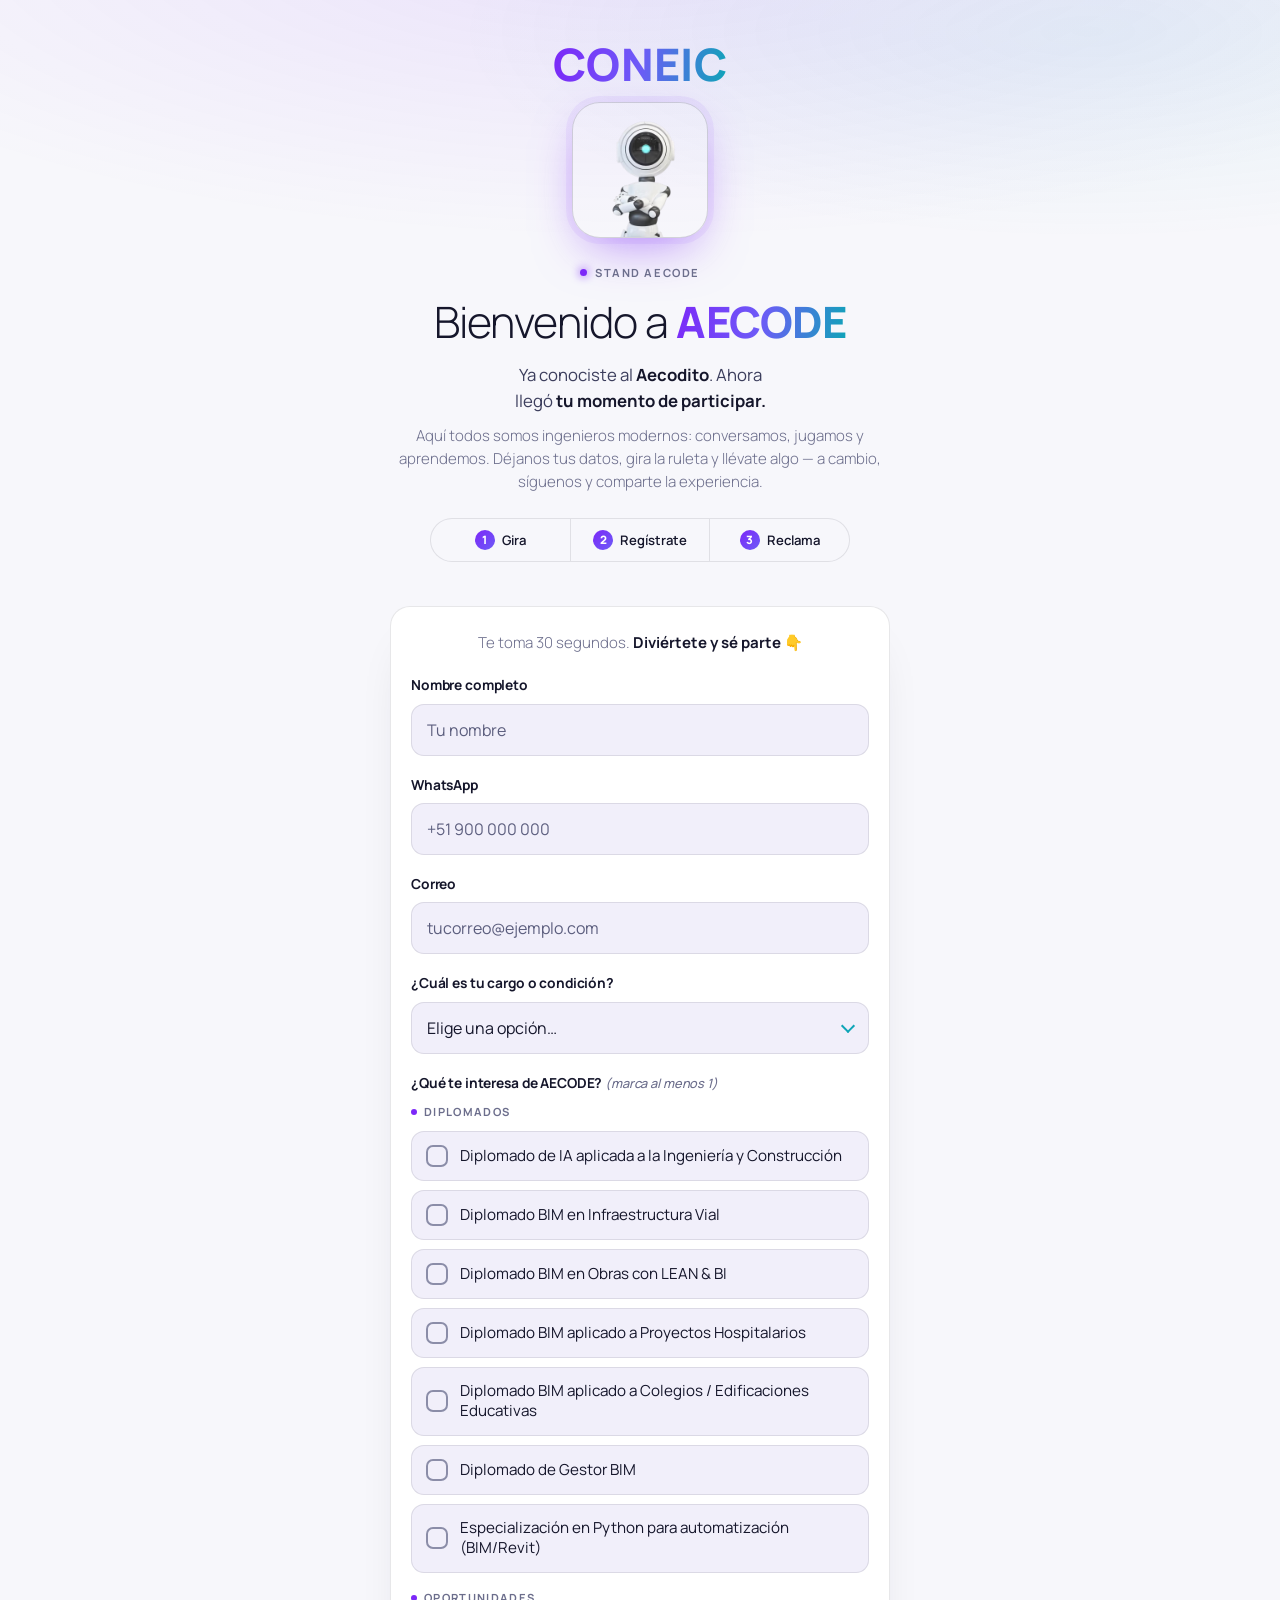
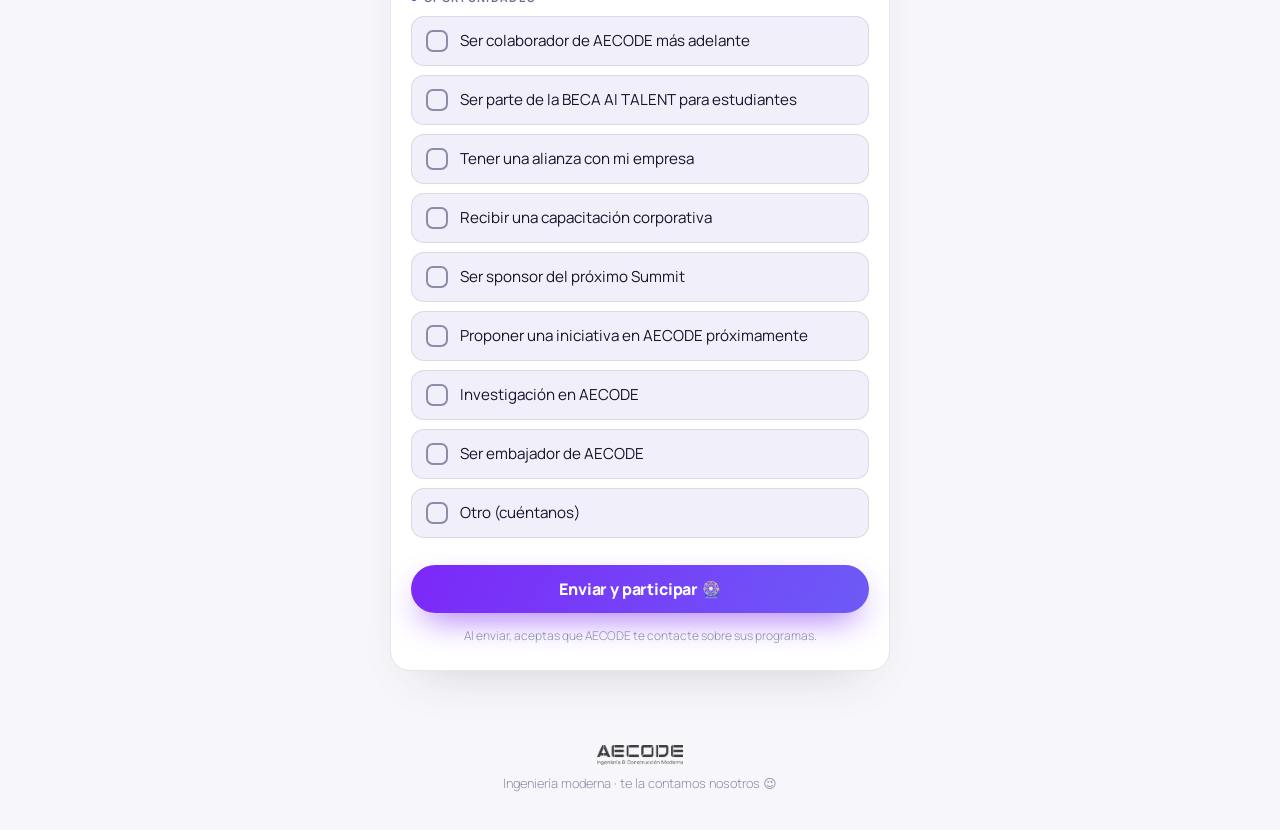
<file: index.html>
<!doctype html>
<html lang="es">
<head>
  <meta charset="utf-8" />
  <meta name="viewport" content="width=device-width, initial-scale=1, viewport-fit=cover" />
  <title>AECODE · CONEIC</title>
  <meta name="description" content="Participa en el stand de AECODE en el CONEIC — gira la ruleta, gana premios y sé parte de la ingeniería moderna." />
  <meta name="theme-color" content="#F7F7FB" />
  <link rel="icon" href="data:image/svg+xml,%3Csvg xmlns='http://www.w3.org/2000/svg' viewBox='0 0 32 32'%3E%3Cdefs%3E%3ClinearGradient id='g' x1='0' y1='0' x2='1' y2='1'%3E%3Cstop offset='0' stop-color='%237C28F8'/%3E%3Cstop offset='0.55' stop-color='%23236BF9'/%3E%3Cstop offset='1' stop-color='%236DEFFD'/%3E%3C/linearGradient%3E%3C/defs%3E%3Crect width='32' height='32' rx='8' fill='%23FFFFFF'/%3E%3Ccircle cx='16' cy='16' r='8' fill='url(%23g)'/%3E%3C/svg%3E" />

  <!-- Tipografía real de la marca: Manrope + Plus Jakarta Sans -->
  <link rel="preconnect" href="https://fonts.googleapis.com" />
  <link rel="preconnect" href="https://fonts.gstatic.com" crossorigin />
  <link href="https://fonts.googleapis.com/css2?family=Manrope:wght@200;300;400;500;600;700;800&family=Plus+Jakarta+Sans:wght@400;600;700;800&display=swap" rel="stylesheet" />

  <link rel="stylesheet" href="styles.css" />
</head>
<body>
  <!-- Luces de fondo (glow morado-cyan) -->
  <div class="bg-glow" aria-hidden="true">
    <span class="glow glow--purple"></span>
    <span class="glow glow--cyan"></span>
  </div>

  <main class="wrap">

    <!-- ================= VISTA 1 · REGISTRO ================= -->
    <section id="view-form" class="view">

      <header class="hero">
        <div class="hero__event">
          <span class="event-badge">CONEIC</span>
        </div>

        <div class="hero__aecodito">
          <img src="assets/aecodito_home.png" alt="Aecodito, la mascota de AECODE"
               onerror="this.style.display='none'" />
        </div>

        <span class="eyebrow">Stand AECODE</span>
        <h1 class="hero__title">Bienvenido a <span class="grad">AECODE</span></h1>
        <p class="hero__lead">
          Ya conociste al <b>Aecodito</b>. Ahora llegó <b>tu momento de participar.</b>
        </p>
        <p class="hero__sub">
          Aquí todos somos ingenieros modernos: conversamos, jugamos y aprendemos.
          Déjanos tus datos, gira la ruleta y llévate algo — a cambio, síguenos y comparte la experiencia.
        </p>

        <ol class="steps" aria-label="Cómo participar">
          <li><span class="steps__n">1</span> Gira</li>
          <li><span class="steps__n">2</span> Regístrate</li>
          <li><span class="steps__n">3</span> Reclama</li>
        </ol>
      </header>

      <form id="lead-form" class="card form" novalidate>
        <p class="form__hint">Te toma 30 segundos. <b>Diviértete y sé parte 👇</b></p>

        <label class="field">
          <span class="field__label">Nombre completo</span>
          <input type="text" name="nombre" autocomplete="name" required placeholder="Tu nombre" />
        </label>

        <label class="field">
          <span class="field__label">WhatsApp</span>
          <input type="tel" name="whatsapp" inputmode="tel" autocomplete="tel"
                 required placeholder="+51 900 000 000" />
        </label>

        <label class="field">
          <span class="field__label">Correo</span>
          <input type="email" name="correo" inputmode="email" autocomplete="email"
                 required placeholder="tucorreo@ejemplo.com" />
        </label>

        <label class="field">
          <span class="field__label">¿Cuál es tu cargo o condición?</span>
          <div class="select-wrap">
            <select name="cargo" required id="sel-cargo">
              <option value="" disabled selected>Elige una opción…</option>
            </select>
          </div>
        </label>

        <fieldset class="field field--group">
          <legend class="field__label">¿Qué te interesa de AECODE? <em class="opt-tag">(marca al menos 1)</em></legend>
          <div id="intereses"></div>
        </fieldset>

        <p id="form-error" class="form__error" role="alert" hidden></p>

        <button type="submit" class="btn btn--primary btn--block" id="btn-submit">
          <span class="btn__label">Enviar y participar 🎡</span>
        </button>

        <p class="form__legal">Al enviar, aceptas que AECODE te contacte sobre sus programas.</p>
      </form>
    </section>

    <!-- ================= VISTA 2 · ¡LISTO! ================= -->
    <section id="view-done" class="view" hidden>
      <div class="card done">
        <div class="done__check">✓</div>
        <h2 class="done__title">¡Listo, <span id="done-name">crack</span>! 🎉</h2>
        <p class="done__lead">Ya quedaste registrado. Ahora un paso más:</p>

        <div class="claim" id="claim-box">
          <span class="claim__label">Muéstrale esta pantalla a un asesor</span>
          <span class="claim__code" id="claim-code">AEC-0000</span>
          <span class="claim__note">Él registra el premio que ganaste en la ruleta. En breve te llega <b>todo a tu correo</b> 📩</span>
        </div>

        <p class="done__cta-title">Mientras tanto, completa tu participación 👇</p>
        <div class="cta-stack">
          <a id="cta-ig" class="btn btn--ig btn--block" href="#" target="_blank" rel="noopener">
            📸 Síguenos en Instagram <em>(obligatorio)</em>
          </a>
          <a id="cta-wa" class="btn btn--wa btn--block" href="#" target="_blank" rel="noopener">
            💬 Únete a nuestro canal de WhatsApp
          </a>
          <a id="cta-beacons" class="btn btn--ghost btn--block" href="#" target="_blank" rel="noopener">
            🔗 Mira todo lo de AECODE
          </a>
        </div>

        <p class="done__redirect" id="redirect-note" hidden>
          Te llevamos a nuestro grupo de WhatsApp en <b><span id="redirect-count">1</span></b>…
        </p>
      </div>
    </section>

  </main>

  <footer class="foot">
    <img class="foot__logo" src="assets/aecode-logo-blanco.png" alt="AECODE" />
    <span>Ingeniería moderna · te la contamos nosotros 😉</span>
  </footer>

  <script src="config.js"></script>
  <script src="app.js"></script>
</body>
</html>
</file>
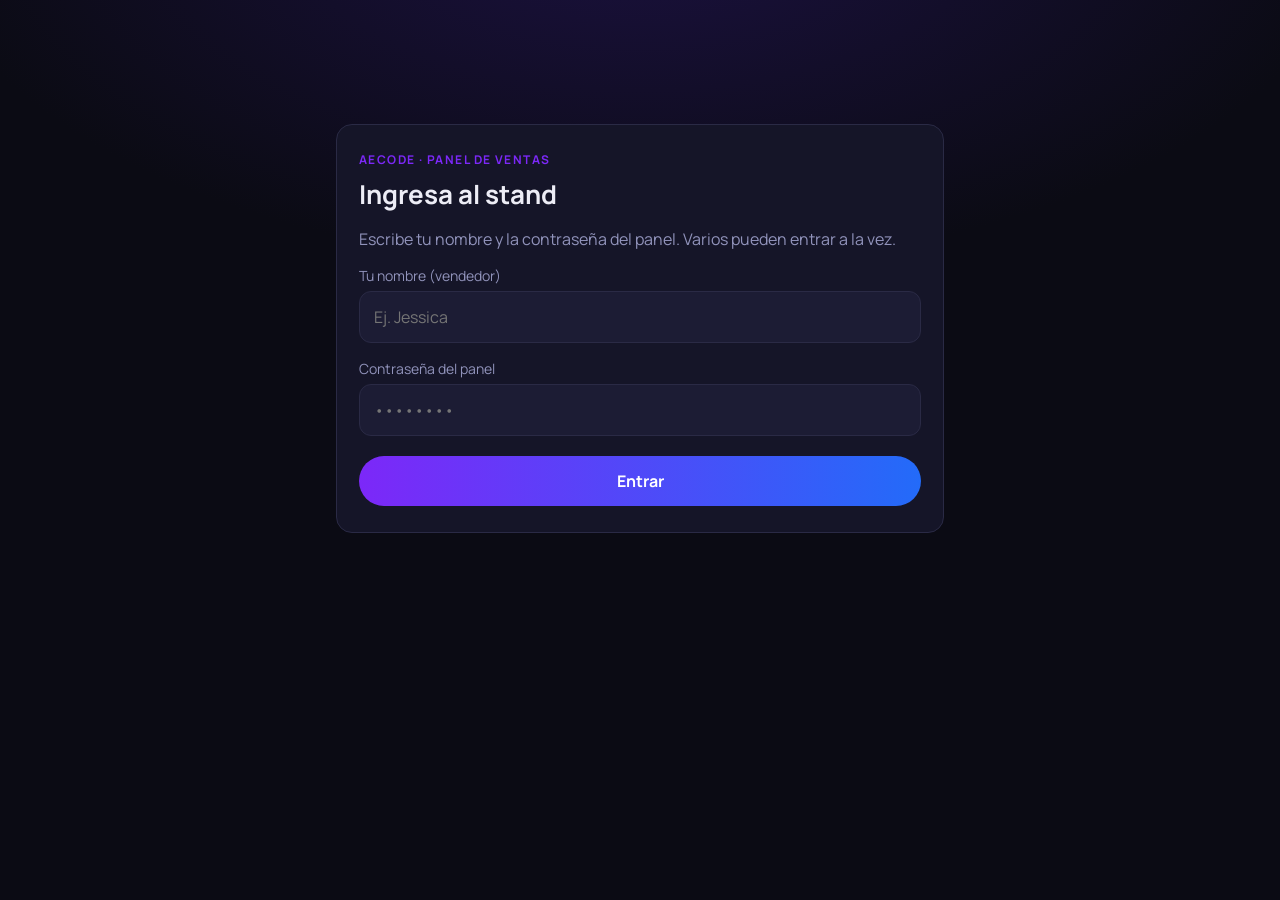
<file: panel/index.html>
<!doctype html>
<html lang="es">
<head>
  <meta charset="utf-8" />
  <meta name="viewport" content="width=device-width, initial-scale=1, viewport-fit=cover" />
  <title>Panel de ventas · AECODE Stand</title>
  <meta name="robots" content="noindex,nofollow" />
  <meta name="theme-color" content="#0B0B14" />
  <link rel="icon" href="data:image/svg+xml,%3Csvg xmlns='http://www.w3.org/2000/svg' viewBox='0 0 32 32'%3E%3Crect width='32' height='32' rx='8' fill='%23191C32'/%3E%3Ccircle cx='16' cy='16' r='8' fill='%237C28F8'/%3E%3C/svg%3E" />
  <link rel="preconnect" href="https://fonts.googleapis.com" />
  <link rel="preconnect" href="https://fonts.gstatic.com" crossorigin />
  <link href="https://fonts.googleapis.com/css2?family=Manrope:wght@300;400;500;600;700;800&display=swap" rel="stylesheet" />
  <link rel="stylesheet" href="panel.css" />
</head>
<body>

  <!-- ============ LOGIN ============ -->
  <section id="view-login" class="screen">
    <div class="login card">
      <div class="brand">AECODE · Panel de ventas</div>
      <h1>Ingresa al stand</h1>
      <p class="muted">Escribe tu nombre y la contraseña del panel. Varios pueden entrar a la vez.</p>

      <label class="field">
        <span>Tu nombre (vendedor)</span>
        <input id="in-vendedor" type="text" autocomplete="name" placeholder="Ej. Jessica" />
      </label>
      <label class="field">
        <span>Contraseña del panel</span>
        <input id="in-key" type="password" autocomplete="current-password" placeholder="••••••••" />
      </label>

      <p id="login-error" class="error" hidden></p>
      <button id="btn-login" class="btn btn--primary">Entrar</button>
    </div>
  </section>

  <!-- ============ PANEL ============ -->
  <section id="view-panel" class="screen" hidden>
    <header class="topbar">
      <div class="topbar__left">
        <span class="topbar__title">Cola de premios</span>
        <span id="conn" class="dot" title="Conexión">•</span>
      </div>
      <div class="topbar__right">
        <span id="me" class="chip"></span>
        <button id="btn-logout" class="linkbtn">Salir</button>
      </div>
    </header>

    <div class="statusbar">
      <span id="pend-count" class="badge badge--live">0 en espera</span>
      <span id="last-upd" class="muted small">actualizando…</span>
    </div>

    <main class="feed">
      <div id="pendientes"></div>

      <details id="recientes-wrap" class="recientes">
        <summary>Últimos premiados</summary>
        <div id="recientes"></div>
      </details>
    </main>
  </section>

  <!-- ============ MODAL: asignar premio ============ -->
  <div id="modal" class="modal" hidden>
    <div class="modal__box card">
      <button id="modal-close" class="modal__x" aria-label="Cerrar">✕</button>
      <div class="modal__person">
        <h2 id="m-nombre">Nombre</h2>
        <div id="m-meta" class="muted small"></div>
        <div id="m-interes" class="interes-list"></div>
      </div>

      <div class="modal__label">¿Qué premio ganó en la ruleta?</div>
      <div id="premios" class="premios"></div>

      <p id="modal-error" class="error" hidden></p>
      <div class="modal__actions">
        <button id="btn-confirm" class="btn btn--primary" disabled>Confirmar y enviar correo</button>
      </div>
      <p class="muted small center">Al confirmar, recién le llega el correo a la persona.</p>
    </div>
  </div>

  <div id="toast" class="toast" hidden></div>

  <script src="panel.js"></script>
</body>
</html>
</file>
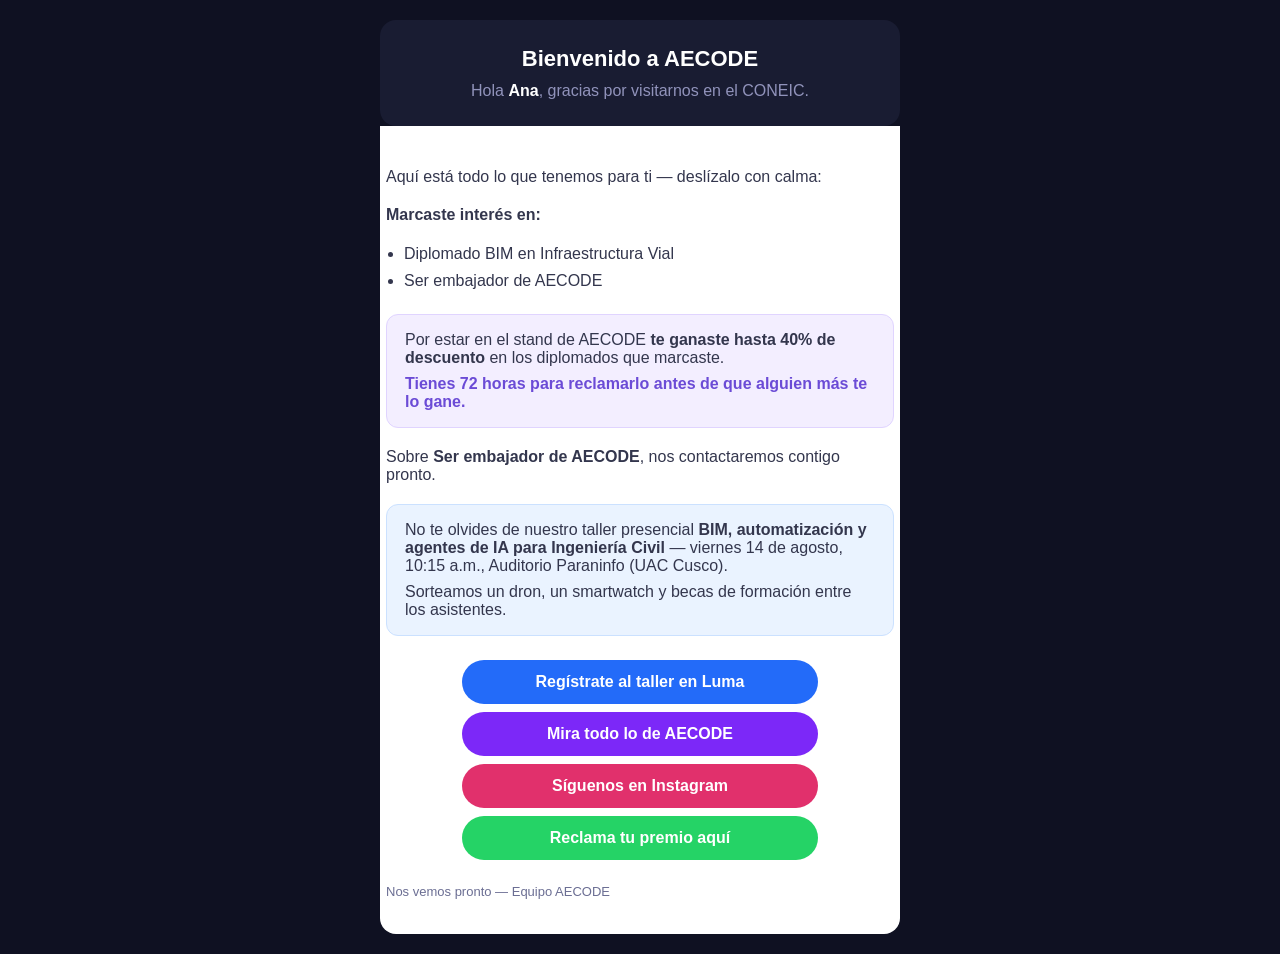
<file: emails/correo-bienvenida.PREVIEW.html>
<!doctype html>
<!--
  VISTA PREVIA del correo de bienvenida — AECODE Stand (v2, sin emojis).
  Ábrelo con doble clic para ver cómo le llega al lead.
  Ejemplo: Ana marcó 1 diplomado (→ descuento + 72h) y 1 oportunidad (→ "nos contactaremos").
  El correo real lo genera apps-script/Codigo.gs (sendLeadEmail_).
  Textos editables en la pestaña "Config_Correo" del Sheet (incluye el % de descuento).
-->
<html lang="es">
<head>
  <meta charset="utf-8" />
  <meta name="viewport" content="width=device-width, initial-scale=1" />
  <title>Correo de bienvenida · AECODE (vista previa)</title>
  <style> body{margin:0;background:#0f1122;padding:20px} </style>
</head>
<body>

<div style="font-family:Manrope,Arial,sans-serif;max-width:520px;margin:auto;color:#1a1a2e">

  <div style="background:#191C32;border-radius:16px;padding:26px;text-align:center">
    <h1 style="color:#fff;font-size:22px;margin:0">Bienvenido a AECODE</h1>
    <p style="color:#9193BB;margin:10px 0 0">
      Hola <b style="color:#fff">Ana</b>, gracias por visitarnos en el CONEIC.
    </p>
  </div>

  <div style="padding:22px 6px;background:#ffffff;border-radius:0 0 16px 16px">
    <p style="line-height:1.6;color:#33364d">Aquí está todo lo que tenemos para ti — deslízalo con calma:</p>

    <p style="margin-top:14px;color:#33364d"><b>Marcaste interés en:</b></p>
    <ul style="margin:8px 0 0;padding-left:18px;color:#33364d;line-height:1.7">
      <li>Diplomado BIM en Infraestructura Vial</li>
      <li>Ser embajador de AECODE</li>
    </ul>

    <!-- Bloque de descuento (si marcó diplomado) -->
    <div style="margin:20px 0;padding:16px 18px;border-radius:12px;background:#F3EEFF;border:1px solid #E0D4FF">
      <p style="margin:0;color:#33364d">Por estar en el stand de AECODE <b>te ganaste hasta 40% de descuento</b> en los diplomados que marcaste.</p>
      <p style="margin:8px 0 0;color:#6b4bd6;font-weight:700">Tienes 72 horas para reclamarlo antes de que alguien más te lo gane.</p>
    </div>

    <!-- Bloque de otras iniciativas -->
    <p style="margin:16px 0 0;color:#33364d">Sobre <b>Ser embajador de AECODE</b>, nos contactaremos contigo pronto.</p>

    <!-- Bloque del taller CONEIC (fijo en código: fecha/lugar/sorteo) -->
    <div style="margin:20px 0;padding:16px 18px;border-radius:12px;background:#EAF3FF;border:1px solid #CBE1FF">
      <p style="margin:0;color:#33364d">No te olvides de nuestro taller presencial <b>BIM, automatización y agentes de IA para Ingeniería Civil</b> — viernes 14 de agosto, 10:15 a.m., Auditorio Paraninfo (UAC Cusco).</p>
      <p style="margin:8px 0 0;color:#33364d">Sorteamos un dron, un smartwatch y becas de formación entre los asistentes.</p>
    </div>

    <div style="margin:24px 0;text-align:center">
      <a href="https://luma.com/e2trbkxq" style="display:block;margin:8px auto;max-width:320px;background:#236BF9;color:#fff;text-decoration:none;font-weight:700;padding:13px 18px;border-radius:100px">Regístrate al taller en Luma</a>
      <a href="https://beacons.ai/aecode.ai" style="display:block;margin:8px auto;max-width:320px;background:#7C28F8;color:#fff;text-decoration:none;font-weight:700;padding:13px 18px;border-radius:100px">Mira todo lo de AECODE</a>
      <a href="https://www.instagram.com/aecode.ai/" style="display:block;margin:8px auto;max-width:320px;background:#E1306C;color:#fff;text-decoration:none;font-weight:700;padding:13px 18px;border-radius:100px">Síguenos en Instagram</a>
      <a href="https://aecode-wsp-main.vercel.app/becatalent" style="display:block;margin:8px auto;max-width:320px;background:#25D366;color:#fff;text-decoration:none;font-weight:700;padding:13px 18px;border-radius:100px">Reclama tu premio aquí</a>
    </div>

    <p style="color:#6b6e93;font-size:13px">Nos vemos pronto — Equipo AECODE</p>
  </div>
</div>

</body>
</html>
</file>
<file: styles.css>
/* =========================================================================
   AECODE Stand · CONEIC  —  v3 (editorial / premium, modo claro)
   Fondo claro, wash morado muy sutil, tipografía ligera con acentos en
   negrita, eyebrows, checks morados.
   Paleta: morado #7C28F8 · violeta #6D5BF7 · cyan/teal #0EA5B7 · verde WA #25D366
   ========================================================================= */

:root{
  --purple:#7C28F8;
  --violet:#6D5BF7;
  --cyan:#0EA5B7;
  --ink:#F7F7FB;          /* fondo claro */
  --ink-2:#F1EFFA;        /* superficies (inputs) */
  --card:#FFFFFF;         /* tarjetas */
  --line:rgba(20,22,45,.10);
  --line-2:rgba(20,22,45,.16);
  --white:#15162B;        /* texto principal (oscuro sobre fondo claro) */
  --muted:#6C6E8C;
  --muted-2:#8B8DA8;
  --wa:#25D366;

  --radius:20px;
  --radius-sm:13px;
  --maxw:540px;
  --font:"Manrope",system-ui,sans-serif;
}

*{box-sizing:border-box;margin:0;padding:0}
html{-webkit-text-size-adjust:100%}
body{
  font-family:var(--font);font-weight:300;color:var(--white);
  background:var(--ink);line-height:1.55;min-height:100dvh;overflow-x:hidden;
  -webkit-font-smoothing:antialiased;
  padding-bottom:env(safe-area-inset-bottom);
}
img{max-width:100%;display:block}
a{color:inherit;text-decoration:none}

/* ---------- Wash morado superior (muy sutil sobre fondo claro) ---------- */
body::before{
  content:"";position:fixed;inset:0 0 auto 0;height:70vh;z-index:-1;pointer-events:none;
  background:
    radial-gradient(120% 80% at 50% -10%, rgba(124,40,248,.10), transparent 60%),
    radial-gradient(90% 60% at 85% 5%, rgba(14,165,183,.08), transparent 55%);
}

/* ---------- Layout ---------- */
.wrap{max-width:var(--maxw);margin:0 auto;padding:26px 20px 40px}
.view{animation:fade .45s ease both}
@keyframes fade{from{opacity:0;transform:translateY(10px)}to{opacity:1;transform:none}}

/* ---------- Eyebrow ---------- */
.eyebrow{
  display:inline-flex;align-items:center;gap:8px;
  font-size:.7rem;font-weight:700;letter-spacing:.14em;text-transform:uppercase;
  color:var(--muted);margin-bottom:18px
}
.eyebrow::before{content:"";width:7px;height:7px;border-radius:50%;
  background:var(--purple);box-shadow:0 0 10px var(--purple)}

/* ---------- Hero ---------- */
.hero{text-align:center;padding:2px 4px 20px}
.hero__event{margin:0 0 14px}
.event-badge{
  display:inline-block;font-weight:800;letter-spacing:.01em;
  font-size:clamp(2rem,9vw,2.8rem);line-height:1;
  background:linear-gradient(100deg,var(--purple),var(--violet) 50%,var(--cyan));
  -webkit-background-clip:text;background-clip:text;color:transparent
}
.hero__aecodito img{
  width:120px;height:120px;margin:0 auto 20px;border-radius:28px;object-fit:cover;
  border:1px solid var(--line-2);
  box-shadow:0 18px 50px -14px rgba(124,40,248,.55), 0 0 0 6px rgba(124,40,248,.06);
}
.hero__title{
  font-weight:300;font-size:clamp(2rem,8.5vw,2.7rem);line-height:1.08;
  letter-spacing:-.02em;text-wrap:balance
}
.hero__title b{font-weight:800}
.hero__title .grad{
  font-weight:800;
  background:linear-gradient(100deg,var(--purple),var(--violet) 50%,var(--cyan));
  -webkit-background-clip:text;background-clip:text;color:transparent
}
.hero__lead{margin-top:16px;font-size:1.05rem;font-weight:400;color:#3B3D5C;text-wrap:balance}
.hero__lead b{font-weight:700;color:var(--white)}
.hero__sub{margin-top:10px;font-size:.94rem;color:var(--muted);text-wrap:pretty}

/* ---------- Pasos (fila con números) ---------- */
.steps{
  list-style:none;display:flex;align-items:stretch;justify-content:center;gap:0;
  margin:24px auto 0;max-width:420px;
  border:1px solid var(--line);border-radius:100px;overflow:hidden;
  background:rgba(255,255,255,.03)
}
.steps li{
  flex:1;display:flex;align-items:center;justify-content:center;gap:7px;
  padding:11px 6px;font-size:.82rem;font-weight:600;color:var(--white);
  border-right:1px solid var(--line)
}
.steps li:last-child{border-right:0}
.steps__n{
  display:grid;place-items:center;width:20px;height:20px;border-radius:50%;
  background:linear-gradient(135deg,var(--purple),var(--violet));
  color:#fff;font-weight:800;font-size:.72rem
}

/* ---------- Card ---------- */
.card{
  background:var(--card);border:1px solid var(--line);border-radius:var(--radius);
  padding:24px 20px;margin-top:24px;
  box-shadow:0 24px 50px -28px rgba(20,22,45,.20);
}

/* ---------- Form ---------- */
.form__hint{text-align:center;color:var(--muted);font-size:.94rem;margin-bottom:20px}
.form__hint b{color:var(--white);font-weight:700}
.field{display:block;margin-bottom:18px}
.field--group{border:0}
.field__label{
  display:block;font-weight:700;font-size:.86rem;margin-bottom:8px;color:var(--white);
  letter-spacing:-.01em
}
.field__label .opt-tag{font-weight:500;color:var(--muted);font-size:.8rem}
.field__help{display:block;margin-top:6px;font-size:.78rem;color:var(--muted-2)}

input[type=text],input[type=tel],input[type=email],select{
  width:100%;font-family:var(--font);font-size:1rem;font-weight:400;color:var(--white);
  background:var(--ink-2);border:1.5px solid var(--line);border-radius:var(--radius-sm);
  padding:14px 15px;transition:border-color .15s,box-shadow .15s;
  -webkit-appearance:none;appearance:none
}
input::placeholder{color:#5c5e7e}
input:focus,select:focus{
  outline:none;border-color:var(--violet);box-shadow:0 0 0 3px rgba(109,91,247,.25)
}
.select-wrap{position:relative}
.select-wrap::after{content:"";position:absolute;right:16px;top:50%;
  width:8px;height:8px;border-right:2px solid var(--cyan);border-bottom:2px solid var(--cyan);
  transform:translateY(-70%) rotate(45deg);pointer-events:none}
select option{color:#111;background:#fff}

/* ---------- Grupos de intereses ---------- */
.int-group__title{
  font-size:.7rem;letter-spacing:.12em;text-transform:uppercase;font-weight:700;
  color:var(--muted);margin:16px 0 10px;display:flex;align-items:center;gap:7px
}
.int-group__title::before{content:"";width:6px;height:6px;border-radius:50%;background:var(--purple)}
.int-group:first-child .int-group__title{margin-top:2px}

/* ---------- Checkbox custom (¡el fix del check!) ---------- */
.opt{
  display:flex;align-items:center;gap:12px;position:relative;
  background:var(--ink-2);border:1.5px solid var(--line);border-radius:var(--radius-sm);
  padding:13px 14px;margin-bottom:9px;cursor:pointer;
  transition:border-color .15s,background .15s;font-size:.95rem;font-weight:400;line-height:1.35
}
.opt:hover{border-color:var(--line-2)}
.opt input{position:absolute;opacity:0;width:0;height:0}
.opt__box{
  flex:0 0 auto;width:22px;height:22px;border-radius:7px;
  border:2px solid var(--muted-2);background:transparent;position:relative;
  transition:background .15s,border-color .15s
}
.opt__box::after{
  content:"";position:absolute;left:6px;top:2px;width:6px;height:11px;
  border:solid #fff;border-width:0 2.5px 2.5px 0;transform:rotate(45deg) scale(0);
  transition:transform .15s ease
}
.opt input:checked ~ .opt__box{background:linear-gradient(135deg,var(--purple),var(--violet));border-color:transparent}
.opt input:checked ~ .opt__box::after{transform:rotate(45deg) scale(1)}
.opt:has(input:checked){
  border-color:var(--violet);
  background:linear-gradient(90deg,rgba(124,40,248,.16),rgba(109,91,247,.05))
}
.opt input:focus-visible ~ .opt__box{box-shadow:0 0 0 3px rgba(109,91,247,.35)}
.opt__label{flex:1}
.otro-text{margin-top:9px}

/* ---------- Botones ---------- */
.btn{
  display:inline-flex;align-items:center;justify-content:center;gap:8px;
  font-family:var(--font);font-weight:800;font-size:1rem;line-height:1;
  padding:16px 22px;border:0;border-radius:100px;cursor:pointer;
  transition:transform .12s,box-shadow .2s,filter .2s;text-align:center;letter-spacing:-.01em
}
.btn em{font-style:normal;font-weight:600;opacity:.82;font-size:.84em}
.btn--block{display:flex;width:100%}
.btn--primary{
  color:#fff;background:linear-gradient(120deg,var(--purple),var(--violet));
  box-shadow:0 14px 34px -12px rgba(124,40,248,.85)
}
.btn--primary:hover{filter:brightness(1.07)}
.btn--primary:active{transform:scale(.985)}
.btn--ig{color:#fff;background:linear-gradient(120deg,#833AB4,#E1306C 55%,#F77737)}
.btn--wa{background:var(--wa);color:#08351d}
.btn--ghost{background:transparent;border:1.5px solid var(--line-2);color:var(--white)}
.btn:disabled{opacity:.6;cursor:not-allowed}
.btn--loading .btn__label{opacity:.5}

.form__error{
  color:#B0264B;background:rgba(225,48,108,.09);border:1px solid rgba(225,48,108,.35);
  border-radius:var(--radius-sm);padding:11px 14px;font-size:.9rem;margin-bottom:14px;font-weight:500
}
.form__legal{margin-top:14px;text-align:center;font-size:.75rem;color:var(--muted-2)}

/* ---------- Vista ¡Listo! ---------- */
.done{text-align:center}
.done__check{
  width:66px;height:66px;margin:2px auto 16px;border-radius:50%;display:grid;place-items:center;
  font-size:2rem;color:#fff;background:linear-gradient(135deg,var(--purple),var(--violet));
  box-shadow:0 0 0 8px rgba(124,40,248,.12),0 16px 40px -12px rgba(124,40,248,.8);
  animation:pop .5s cubic-bezier(.2,1.4,.4,1) both
}
@keyframes pop{from{transform:scale(0)}to{transform:scale(1)}}
.done__title{font-weight:800;font-size:1.65rem;letter-spacing:-.02em}
.done__lead{color:var(--muted);margin-top:6px}
.claim{
  margin:20px 0;padding:18px;border-radius:var(--radius-sm);
  background:var(--ink-2);border:1px dashed rgba(109,239,253,.45);
  display:flex;flex-direction:column;gap:5px
}
.claim__label{font-size:.7rem;letter-spacing:.12em;text-transform:uppercase;color:var(--cyan);font-weight:700}
.claim__code{font-weight:800;font-size:2rem;letter-spacing:.06em;
  background:linear-gradient(100deg,var(--purple),var(--cyan));
  -webkit-background-clip:text;background-clip:text;color:transparent}
.claim__note{font-size:.78rem;color:var(--muted)}
.done__cta-title{font-weight:700;margin:8px 0 14px}
.cta-stack{display:flex;flex-direction:column;gap:11px}
.done__redirect{margin-top:18px;font-size:.85rem;color:var(--muted)}

/* ---------- Footer ---------- */
.foot{max-width:var(--maxw);margin:12px auto 0;padding:22px 20px 36px;
  display:flex;flex-direction:column;align-items:center;gap:9px;text-align:center;
  color:var(--muted-2);font-size:.8rem}
.foot__logo{height:20px;width:auto;opacity:.75;filter:invert(1)}

@media (min-width:560px){
  .wrap{padding-top:40px}
  .hero__aecodito img{width:136px;height:136px}
}
@media (prefers-reduced-motion:reduce){*{animation:none!important;transition:none!important}}
</file>
<file: panel/panel.css>
/* =========================================================================
   Panel de ventas · AECODE Stand — mobile-first, mismo estilo de la marca
   ========================================================================= */
:root{
  --bg:#0B0B14; --card:#151528; --card2:#1c1c34; --line:#2a2a45;
  --txt:#EDEDF6; --muted:#9193BB; --purple:#7C28F8; --blue:#236BF9;
  --cyan:#6DEFFD; --green:#25D366; --amber:#FFB020; --red:#FF5470;
  --radius:16px;
}
*{box-sizing:border-box}
html,body{margin:0}
body{
  font-family:Manrope,system-ui,Arial,sans-serif;
  background:radial-gradient(1200px 600px at 50% -10%, #1b1140 0%, var(--bg) 60%);
  color:var(--txt); min-height:100vh; -webkit-font-smoothing:antialiased;
}
.muted{color:var(--muted)}
.small{font-size:13px}
.center{text-align:center}
.error{color:var(--red); font-size:14px; margin:8px 0 0}
.card{background:var(--card); border:1px solid var(--line); border-radius:var(--radius)}

/* ---------- Botones ---------- */
.btn{
  border:0; border-radius:100px; font-family:inherit; font-weight:700;
  font-size:16px; padding:14px 18px; cursor:pointer; width:100%;
}
.btn--primary{background:linear-gradient(90deg,var(--purple),var(--blue)); color:#fff}
.btn--primary:disabled{opacity:.45; cursor:not-allowed}
.btn--primary:not(:disabled):active{transform:translateY(1px)}
.linkbtn{background:none;border:0;color:var(--muted);font:inherit;cursor:pointer;font-size:14px}
.linkbtn:hover{color:var(--txt)}

/* ---------- Screens ---------- */
.screen{max-width:640px;margin:0 auto;padding:16px}

/* ---------- Login ---------- */
.login{padding:26px 22px;margin-top:12vh}
.login .brand{font-size:12px;letter-spacing:.12em;text-transform:uppercase;color:var(--purple);font-weight:700}
.login h1{margin:8px 0 4px;font-size:26px}
.field{display:block;margin:16px 0 0}
.field>span{display:block;font-size:14px;color:var(--muted);margin-bottom:6px}
.field input{
  width:100%;padding:14px 14px;border-radius:12px;border:1px solid var(--line);
  background:var(--card2);color:var(--txt);font:inherit;font-size:16px;
}
.field input:focus{outline:2px solid var(--purple);outline-offset:1px;border-color:transparent}
#btn-login{margin-top:20px}

/* ---------- Topbar ---------- */
.topbar{
  position:sticky;top:0;z-index:5;display:flex;justify-content:space-between;align-items:center;
  padding:12px 4px;background:rgba(11,11,20,.85);backdrop-filter:blur(8px);
  border-bottom:1px solid var(--line);margin:-16px -16px 0;padding-left:16px;padding-right:16px;
}
.topbar__title{font-weight:800;font-size:18px}
.topbar__left{display:flex;align-items:center;gap:8px}
.topbar__right{display:flex;align-items:center;gap:12px}
.chip{background:var(--card2);border:1px solid var(--line);border-radius:100px;padding:5px 12px;font-size:13px;font-weight:600}
.dot{font-size:22px;line-height:0;color:var(--muted)}
.dot.ok{color:var(--green)}
.dot.bad{color:var(--red)}

.statusbar{display:flex;align-items:center;justify-content:space-between;gap:10px;padding:14px 2px 6px}
.badge{border-radius:100px;padding:6px 12px;font-weight:700;font-size:14px;background:var(--card2);border:1px solid var(--line)}
.badge--live{background:rgba(124,40,248,.18);border-color:rgba(124,40,248,.4);color:#d9c4ff}

/* ---------- Feed de tarjetas ---------- */
.feed{padding-bottom:40px}
.lead{
  background:var(--card);border:1px solid var(--line);border-radius:14px;
  padding:14px 15px;margin:10px 0;display:flex;gap:12px;align-items:flex-start;
  cursor:pointer;transition:border-color .15s,transform .05s;
}
.lead:active{transform:scale(.995)}
.lead:hover{border-color:var(--purple)}
.lead.locked{opacity:.6;cursor:not-allowed}
.lead.locked:hover{border-color:var(--line)}
.lead__body{flex:1;min-width:0}
.lead__name{font-weight:700;font-size:17px;margin:0}
.lead__meta{color:var(--muted);font-size:13px;margin:2px 0 0;white-space:nowrap;overflow:hidden;text-overflow:ellipsis}
.lead__tags{margin:8px 0 0;display:flex;flex-wrap:wrap;gap:6px}
.tag{font-size:11px;background:var(--card2);border:1px solid var(--line);border-radius:100px;padding:3px 9px;color:#c9cbe8}
.lead__side{display:flex;flex-direction:column;align-items:flex-end;gap:6px;flex-shrink:0}
.ago{font-size:12px;color:var(--muted)}
.code{font-size:11px;color:#6a6c93;font-weight:700;letter-spacing:.03em}
.lockflag{font-size:11px;color:var(--amber);font-weight:700}
.new-pill{font-size:10px;font-weight:800;color:#0B0B14;background:var(--cyan);border-radius:100px;padding:2px 8px;text-transform:uppercase}

.empty{text-align:center;color:var(--muted);padding:48px 20px}
.empty b{color:var(--txt);display:block;font-size:18px;margin-bottom:4px}

/* ---------- Recientes ---------- */
.recientes{margin-top:22px;border-top:1px solid var(--line);padding-top:10px}
.recientes summary{cursor:pointer;color:var(--muted);font-weight:600;padding:8px 0;list-style:none}
.recientes summary::-webkit-details-marker{display:none}
.recientes summary::before{content:"▸ ";}
.recientes[open] summary::before{content:"▾ ";}
.rec-item{display:flex;justify-content:space-between;gap:10px;padding:9px 2px;border-bottom:1px solid var(--line);font-size:14px}
.rec-item .r-name{font-weight:600}
.rec-item .r-prize{color:var(--cyan)}
.rec-item .r-prize.sin{color:var(--muted)}
.rec-item .r-by{color:var(--muted);font-size:12px}

/* ---------- Modal ---------- */
.modal{position:fixed;inset:0;z-index:20;background:rgba(6,6,14,.7);
  display:flex;align-items:flex-end;justify-content:center;padding:0}
.modal[hidden]{display:none}
.modal__box{width:100%;max-width:640px;border-radius:20px 20px 0 0;padding:22px 20px 26px;
  position:relative;max-height:92vh;overflow:auto}
.modal__x{position:absolute;top:14px;right:14px;background:var(--card2);border:1px solid var(--line);
  color:var(--txt);width:34px;height:34px;border-radius:50%;cursor:pointer;font-size:14px}
.modal__person h2{margin:0 30px 2px 0;font-size:24px}
.interes-list{margin:10px 0 0;display:flex;flex-wrap:wrap;gap:6px}
.modal__label{margin:20px 0 10px;font-weight:700;font-size:16px}
.premios{display:grid;grid-template-columns:1fr 1fr;gap:10px}
.premio-btn{
  background:var(--card2);border:1px solid var(--line);color:var(--txt);
  border-radius:12px;padding:14px 12px;font:inherit;font-weight:600;font-size:15px;
  cursor:pointer;text-align:left;transition:border-color .12s,background .12s;
}
.premio-btn:hover{border-color:var(--blue)}
.premio-btn.sel{border-color:var(--purple);background:rgba(124,40,248,.2);box-shadow:0 0 0 2px rgba(124,40,248,.35) inset}
.premio-btn.tipo-sin{color:var(--muted)}
.premio-btn.tipo-sin.sel{border-color:var(--muted);background:rgba(145,147,187,.14);box-shadow:none}
.modal__actions{margin-top:20px}

/* ---------- Toast ---------- */
.toast{position:fixed;left:50%;bottom:26px;transform:translateX(-50%);z-index:40;
  background:#101024;border:1px solid var(--line);color:var(--txt);
  padding:12px 18px;border-radius:100px;font-weight:600;font-size:14px;box-shadow:0 10px 30px rgba(0,0,0,.4)}
.toast.ok{border-color:rgba(37,211,102,.5)}
.toast.bad{border-color:rgba(255,84,112,.5)}

@media (min-width:560px){
  .modal{align-items:center;padding:20px}
  .modal__box{border-radius:20px}
}
</file>
